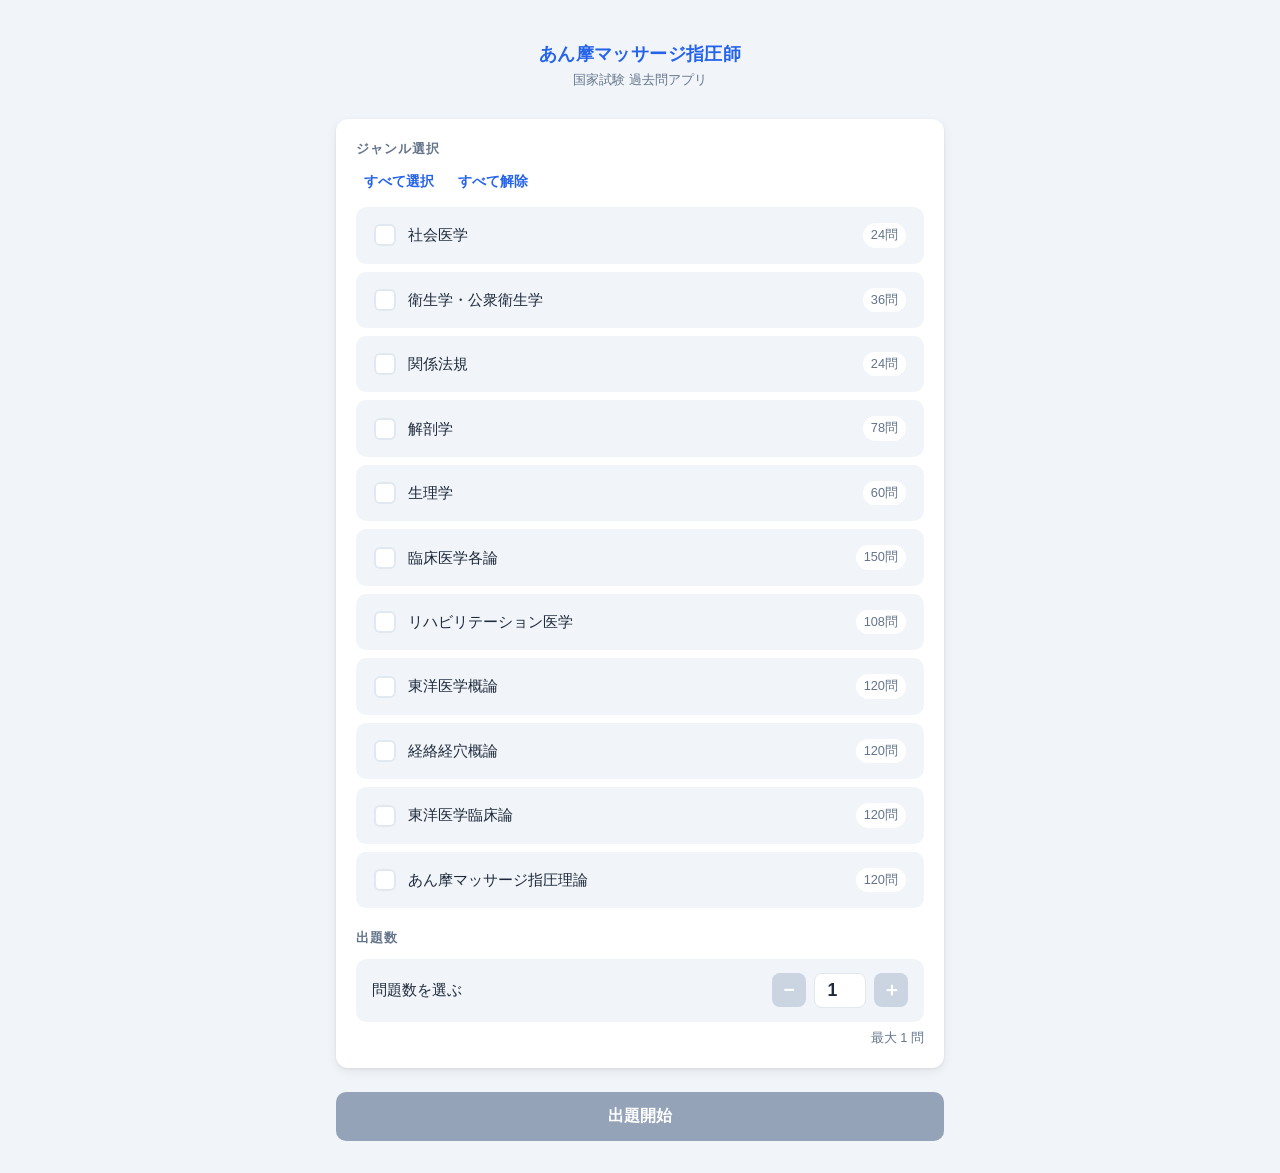
<file: index.html>
<!DOCTYPE html>
<html lang="ja">
<head>
  <meta charset="UTF-8">
  <meta name="viewport" content="width=device-width, initial-scale=1.0">
  <title>あん摩マッサージ指圧師 過去問</title>
  <link rel="stylesheet" href="css/style.css">
</head>
<body>
  <div class="page">

    <header class="app-header">
      <div class="app-title">あん摩マッサージ指圧師</div>
      <div class="app-subtitle">国家試験 過去問アプリ</div>
    </header>

    <!-- 苦手問題モードボタン（苦手問題がある時だけ表示） -->
    <div id="weakModeBtn" class="hidden mt-16">
      <button class="btn btn-outline" onclick="this.dispatchEvent(new Event('click',{bubbles:true}))">
        ⚡ 苦手問題を復習する
        （<span id="weakCount">0</span>問）
      </button>
    </div>

    <div class="card mt-20">
      <div class="section-label">ジャンル選択</div>

      <div class="genre-controls">
        <button class="btn-text" id="selectAll">すべて選択</button>
        <button class="btn-text" id="clearAll">すべて解除</button>
      </div>

      <div id="genreList" class="genre-list"></div>

      <div class="count-setting mt-20">
        <div class="section-label">出題数</div>
        <div class="count-row">
          <span class="count-label">問題数を選ぶ</span>
          <div class="count-input-wrap">
            <button class="count-btn" id="countMinus">−</button>
            <input type="number" id="questionCount" value="10" min="1">
            <button class="count-btn" id="countPlus">＋</button>
          </div>
        </div>
        <div class="count-max" id="countMax">最大 0 問</div>
      </div>
    </div>

    <div class="start-section">
      <button class="btn btn-primary" id="startBtn" disabled>
        出題開始
      </button>
    </div>

  </div>

  <script src="data/questions.js"></script>
  <script src="js/app.js"></script>
  <script src="js/genre.js"></script>
</body>
</html>
</file>
<file: css/style.css>
/* ===========================
   リセット・基本設定
   =========================== */
*, *::before, *::after {
  box-sizing: border-box;
  margin: 0;
  padding: 0;
}

:root {
  --primary: #2563EB;
  --primary-dark: #1D4ED8;
  --primary-light: #DBEAFE;
  --success: #16A34A;
  --success-light: #DCFCE7;
  --error: #DC2626;
  --error-light: #FEE2E2;
  --warning: #D97706;
  --warning-light: #FEF3C7;
  --bg: #F1F5F9;
  --card: #FFFFFF;
  --text: #1E293B;
  --text-muted: #64748B;
  --border: #E2E8F0;
  --radius: 12px;
  --shadow: 0 1px 3px rgba(0,0,0,0.08), 0 4px 12px rgba(0,0,0,0.06);
}

html {
  font-size: 16px;
  -webkit-text-size-adjust: 100%;
}

body {
  font-family: -apple-system, BlinkMacSystemFont, 'Hiragino Sans', 'Noto Sans JP', sans-serif;
  background: var(--bg);
  color: var(--text);
  line-height: 1.6;
  min-height: 100dvh;
}

/* ===========================
   共通レイアウト
   =========================== */
.page {
  max-width: 640px;
  margin: 0 auto;
  padding: 16px 16px 32px;
}

.card {
  background: var(--card);
  border-radius: var(--radius);
  padding: 20px;
  box-shadow: var(--shadow);
}

/* ===========================
   ヘッダー
   =========================== */
.app-header {
  text-align: center;
  padding: 24px 0 8px;
}

.app-title {
  font-size: 1.1rem;
  font-weight: 700;
  color: var(--primary);
  letter-spacing: 0.02em;
}

.app-subtitle {
  font-size: 0.8rem;
  color: var(--text-muted);
  margin-top: 2px;
}

/* ===========================
   ボタン
   =========================== */
.btn {
  display: flex;
  align-items: center;
  justify-content: center;
  gap: 6px;
  width: 100%;
  padding: 14px 20px;
  border: none;
  border-radius: 10px;
  font-size: 1rem;
  font-weight: 600;
  cursor: pointer;
  transition: all 0.15s ease;
  text-decoration: none;
  -webkit-tap-highlight-color: transparent;
}

.btn:active {
  transform: scale(0.97);
}

.btn-primary {
  background: var(--primary);
  color: #fff;
}

.btn-primary:hover {
  background: var(--primary-dark);
}

.btn-primary:disabled {
  background: #94A3B8;
  cursor: not-allowed;
  transform: none;
}

.btn-secondary {
  background: var(--bg);
  color: var(--text);
  border: 1.5px solid var(--border);
}

.btn-secondary:hover {
  background: var(--border);
}

.btn-success {
  background: var(--success);
  color: #fff;
}

.btn-outline {
  background: transparent;
  color: var(--primary);
  border: 1.5px solid var(--primary);
}

.btn-sm {
  padding: 10px 16px;
  font-size: 0.875rem;
}

/* ===========================
   ジャンル選択画面
   =========================== */
.section-label {
  font-size: 0.8rem;
  font-weight: 600;
  color: var(--text-muted);
  text-transform: uppercase;
  letter-spacing: 0.08em;
  margin-bottom: 10px;
}

.genre-controls {
  display: flex;
  gap: 8px;
  margin-bottom: 12px;
}

.btn-text {
  background: none;
  border: none;
  color: var(--primary);
  font-size: 0.85rem;
  font-weight: 600;
  cursor: pointer;
  padding: 4px 8px;
  border-radius: 6px;
}

.btn-text:hover {
  background: var(--primary-light);
}

.genre-list {
  display: flex;
  flex-direction: column;
  gap: 8px;
}

.genre-item {
  display: flex;
  align-items: center;
  gap: 12px;
  padding: 14px 16px;
  background: var(--bg);
  border-radius: 10px;
  cursor: pointer;
  border: 2px solid transparent;
  transition: all 0.15s;
  -webkit-tap-highlight-color: transparent;
}

.genre-item:active {
  transform: scale(0.98);
}

.genre-item.selected {
  background: var(--primary-light);
  border-color: var(--primary);
}

.genre-item input[type="checkbox"] {
  display: none;
}

.genre-checkbox {
  width: 22px;
  height: 22px;
  border: 2px solid var(--border);
  border-radius: 6px;
  flex-shrink: 0;
  display: flex;
  align-items: center;
  justify-content: center;
  background: white;
  transition: all 0.15s;
}

.genre-item.selected .genre-checkbox {
  background: var(--primary);
  border-color: var(--primary);
}

.genre-checkbox::after {
  content: '';
  display: none;
  width: 12px;
  height: 7px;
  border-left: 2.5px solid white;
  border-bottom: 2.5px solid white;
  transform: rotate(-45deg) translateY(-2px);
}

.genre-item.selected .genre-checkbox::after {
  display: block;
}

.genre-name {
  flex: 1;
  font-size: 0.95rem;
  font-weight: 500;
}

.genre-count {
  font-size: 0.8rem;
  color: var(--text-muted);
  background: var(--card);
  padding: 2px 8px;
  border-radius: 20px;
}

.genre-item.selected .genre-count {
  background: rgba(255,255,255,0.7);
  color: var(--primary);
  font-weight: 600;
}

/* 出題数設定 */
.count-setting {
  margin-top: 20px;
}

.count-row {
  display: flex;
  align-items: center;
  gap: 12px;
  padding: 14px 16px;
  background: var(--bg);
  border-radius: 10px;
}

.count-label {
  flex: 1;
  font-size: 0.95rem;
  font-weight: 500;
}

.count-input-wrap {
  display: flex;
  align-items: center;
  gap: 8px;
}

.count-btn {
  width: 34px;
  height: 34px;
  border: none;
  border-radius: 8px;
  background: var(--primary);
  color: white;
  font-size: 1.2rem;
  font-weight: 700;
  cursor: pointer;
  display: flex;
  align-items: center;
  justify-content: center;
  -webkit-tap-highlight-color: transparent;
}

.count-btn:active {
  transform: scale(0.93);
}

.count-btn:disabled {
  background: #CBD5E1;
}

#questionCount {
  width: 52px;
  text-align: center;
  font-size: 1.1rem;
  font-weight: 700;
  border: 1.5px solid var(--border);
  border-radius: 8px;
  padding: 6px 4px;
  background: white;
  color: var(--text);
}

.count-max {
  font-size: 0.8rem;
  color: var(--text-muted);
  margin-top: 6px;
  text-align: right;
}

.start-section {
  margin-top: 24px;
}

/* ===========================
   進捗バー
   =========================== */
.quiz-header {
  margin-bottom: 16px;
}

.progress-info {
  display: flex;
  justify-content: space-between;
  align-items: center;
  margin-bottom: 8px;
}

.progress-text {
  font-size: 0.85rem;
  color: var(--text-muted);
  font-weight: 500;
}

.progress-score {
  font-size: 0.85rem;
  color: var(--success);
  font-weight: 600;
}

.progress-bar {
  height: 6px;
  background: var(--border);
  border-radius: 99px;
  overflow: hidden;
}

.progress-fill {
  height: 100%;
  background: var(--primary);
  border-radius: 99px;
  transition: width 0.3s ease;
}

/* ===========================
   クイズ画面
   =========================== */
.genre-tag {
  display: inline-block;
  font-size: 0.75rem;
  font-weight: 600;
  color: var(--primary);
  background: var(--primary-light);
  padding: 3px 10px;
  border-radius: 20px;
  margin-bottom: 12px;
}

.exam-tag {
  display: inline-block;
  font-size: 0.72rem;
  color: var(--text-muted);
  background: var(--bg);
  padding: 2px 8px;
  border-radius: 20px;
  margin-left: 6px;
}

.question-text {
  font-size: 1rem;
  font-weight: 500;
  line-height: 1.7;
  margin-bottom: 20px;
  color: var(--text);
}

/* 症例文（「 」で囲まれた部分）のスタイル */
.case-text {
  background: var(--bg);
  border-left: 3px solid var(--primary);
  padding: 10px 14px;
  border-radius: 0 8px 8px 0;
  margin: 8px 0 16px;
  font-size: 0.9rem;
  line-height: 1.8;
  color: var(--text);
}

.choices-list {
  display: flex;
  flex-direction: column;
  gap: 10px;
  margin-bottom: 20px;
}

.choice-btn {
  display: flex;
  align-items: flex-start;
  gap: 12px;
  padding: 14px 16px;
  background: var(--bg);
  border: 2px solid transparent;
  border-radius: 10px;
  cursor: pointer;
  text-align: left;
  font-size: 0.95rem;
  font-weight: 400;
  color: var(--text);
  transition: all 0.15s;
  line-height: 1.5;
  width: 100%;
  -webkit-tap-highlight-color: transparent;
}

.choice-btn:hover:not(:disabled) {
  border-color: var(--primary);
  background: var(--primary-light);
}

.choice-btn:active:not(:disabled) {
  transform: scale(0.98);
}

.choice-btn:disabled {
  cursor: default;
}

.choice-num {
  display: flex;
  align-items: center;
  justify-content: center;
  width: 26px;
  height: 26px;
  border-radius: 50%;
  background: var(--border);
  font-size: 0.82rem;
  font-weight: 700;
  color: var(--text-muted);
  flex-shrink: 0;
  transition: all 0.15s;
  margin-top: 1px;
}

.choice-btn.correct {
  background: var(--success-light);
  border-color: var(--success);
}

.choice-btn.correct .choice-num {
  background: var(--success);
  color: white;
}

.choice-btn.wrong {
  background: var(--error-light);
  border-color: var(--error);
}

.choice-btn.wrong .choice-num {
  background: var(--error);
  color: white;
}

.choice-btn.highlight-correct {
  background: var(--success-light);
  border-color: var(--success);
}

.choice-btn.highlight-correct .choice-num {
  background: var(--success);
  color: white;
}

/* フィードバック */
.feedback {
  padding: 14px 16px;
  border-radius: 10px;
  margin-bottom: 16px;
  display: none;
}

.feedback.show {
  display: block;
  animation: fadeIn 0.2s ease;
}

.feedback.correct-feedback {
  background: var(--success-light);
  border-left: 4px solid var(--success);
}

.feedback.wrong-feedback {
  background: var(--error-light);
  border-left: 4px solid var(--error);
}

.feedback-title {
  font-size: 1rem;
  font-weight: 700;
  margin-bottom: 4px;
}

.feedback.correct-feedback .feedback-title {
  color: var(--success);
}

.feedback.wrong-feedback .feedback-title {
  color: var(--error);
}

.feedback-explanation {
  font-size: 0.875rem;
  color: var(--text);
  line-height: 1.6;
  margin-top: 6px;
}

.next-btn-wrap {
  display: none;
}

.next-btn-wrap.show {
  display: block;
}

/* ===========================
   結果画面
   =========================== */
.result-header {
  text-align: center;
  padding: 8px 0 4px;
}

.result-score-circle {
  width: 120px;
  height: 120px;
  border-radius: 50%;
  background: conic-gradient(var(--primary) 0%, var(--primary) var(--pct, 0%), var(--border) var(--pct, 0%));
  display: flex;
  align-items: center;
  justify-content: center;
  margin: 0 auto 16px;
  position: relative;
}

.result-score-circle::before {
  content: '';
  position: absolute;
  width: 92px;
  height: 92px;
  border-radius: 50%;
  background: white;
}

.score-inner {
  position: relative;
  text-align: center;
}

.score-pct {
  font-size: 1.6rem;
  font-weight: 800;
  color: var(--primary);
  line-height: 1;
}

.score-label {
  font-size: 0.72rem;
  color: var(--text-muted);
}

.score-detail {
  font-size: 1rem;
  color: var(--text-muted);
  margin-bottom: 4px;
}

.score-detail strong {
  color: var(--text);
  font-size: 1.3rem;
  font-weight: 700;
}

.result-grade {
  display: inline-block;
  font-size: 0.85rem;
  font-weight: 700;
  padding: 4px 16px;
  border-radius: 20px;
  margin-bottom: 20px;
}

.grade-s { background: #FEF9C3; color: #92400E; }
.grade-a { background: var(--success-light); color: var(--success); }
.grade-b { background: var(--primary-light); color: var(--primary); }
.grade-c { background: var(--warning-light); color: var(--warning); }
.grade-d { background: var(--error-light); color: var(--error); }

/* ジャンル別成績 */
.genre-results {
  margin-top: 4px;
}

.genre-result-row {
  margin-bottom: 14px;
}

.genre-result-label {
  display: flex;
  justify-content: space-between;
  font-size: 0.85rem;
  margin-bottom: 4px;
}

.genre-result-name {
  font-weight: 500;
  color: var(--text);
}

.genre-result-score {
  color: var(--text-muted);
  font-size: 0.8rem;
}

.genre-bar {
  height: 8px;
  background: var(--border);
  border-radius: 99px;
  overflow: hidden;
}

.genre-bar-fill {
  height: 100%;
  border-radius: 99px;
  transition: width 0.6s ease;
}

.bar-good { background: var(--success); }
.bar-mid  { background: var(--warning); }
.bar-bad  { background: var(--error); }

/* 間違えた問題一覧 */
.wrong-list {
  display: flex;
  flex-direction: column;
  gap: 12px;
}

.wrong-item {
  padding: 14px 16px;
  background: var(--bg);
  border-radius: 10px;
  border-left: 3px solid var(--error);
}

.wrong-item-header {
  display: flex;
  align-items: center;
  gap: 8px;
  margin-bottom: 8px;
}

.wrong-q-num {
  font-size: 0.78rem;
  font-weight: 700;
  color: var(--text-muted);
}

.wrong-genre-tag {
  font-size: 0.72rem;
  color: var(--primary);
  background: var(--primary-light);
  padding: 2px 8px;
  border-radius: 20px;
  font-weight: 600;
}

.wrong-q-text {
  font-size: 0.9rem;
  font-weight: 500;
  line-height: 1.5;
  margin-bottom: 8px;
}

.wrong-answers {
  display: flex;
  flex-direction: column;
  gap: 4px;
}

.wrong-ans-row {
  font-size: 0.82rem;
  display: flex;
  align-items: flex-start;
  gap: 6px;
}

.wrong-ans-label {
  flex-shrink: 0;
  font-weight: 600;
  min-width: 42px;
}

.wrong-ans-label.my-ans { color: var(--error); }
.wrong-ans-label.correct-ans { color: var(--success); }

/* アクションボタンエリア */
.action-buttons {
  display: flex;
  flex-direction: column;
  gap: 10px;
  margin-top: 4px;
}

/* セクションタイトル */
.section-title {
  font-size: 0.95rem;
  font-weight: 700;
  color: var(--text);
  margin-bottom: 14px;
  padding-bottom: 8px;
  border-bottom: 2px solid var(--border);
}

/* スペーシング */
.mt-16 { margin-top: 16px; }
.mt-20 { margin-top: 20px; }
.mt-24 { margin-top: 24px; }
.gap-12 { gap: 12px; }

/* ===========================
   アニメーション
   =========================== */
@keyframes fadeIn {
  from { opacity: 0; transform: translateY(4px); }
  to   { opacity: 1; transform: translateY(0); }
}

.fade-in {
  animation: fadeIn 0.25s ease;
}

/* ===========================
   ユーティリティ
   =========================== */
.text-center { text-align: center; }
.text-muted  { color: var(--text-muted); }
.font-bold   { font-weight: 700; }
.hidden      { display: none !important; }
</file>
<file: あんまアプリ/quiz-app/css/style.css>
/* ===========================
   リセット・基本設定
   =========================== */
*, *::before, *::after {
  box-sizing: border-box;
  margin: 0;
  padding: 0;
}

:root {
  --primary: #2563EB;
  --primary-dark: #1D4ED8;
  --primary-light: #DBEAFE;
  --success: #16A34A;
  --success-light: #DCFCE7;
  --error: #DC2626;
  --error-light: #FEE2E2;
  --warning: #D97706;
  --warning-light: #FEF3C7;
  --bg: #F1F5F9;
  --card: #FFFFFF;
  --text: #1E293B;
  --text-muted: #64748B;
  --border: #E2E8F0;
  --radius: 12px;
  --shadow: 0 1px 3px rgba(0,0,0,0.08), 0 4px 12px rgba(0,0,0,0.06);
}

html {
  font-size: 16px;
  -webkit-text-size-adjust: 100%;
}

body {
  font-family: -apple-system, BlinkMacSystemFont, 'Hiragino Sans', 'Noto Sans JP', sans-serif;
  background: var(--bg);
  color: var(--text);
  line-height: 1.6;
  min-height: 100dvh;
}

/* ===========================
   共通レイアウト
   =========================== */
.page {
  max-width: 640px;
  margin: 0 auto;
  padding: 16px 16px 32px;
}

.card {
  background: var(--card);
  border-radius: var(--radius);
  padding: 20px;
  box-shadow: var(--shadow);
}

/* ===========================
   ヘッダー
   =========================== */
.app-header {
  text-align: center;
  padding: 24px 0 8px;
}

.app-title {
  font-size: 1.1rem;
  font-weight: 700;
  color: var(--primary);
  letter-spacing: 0.02em;
}

.app-subtitle {
  font-size: 0.8rem;
  color: var(--text-muted);
  margin-top: 2px;
}

/* ===========================
   ボタン
   =========================== */
.btn {
  display: flex;
  align-items: center;
  justify-content: center;
  gap: 6px;
  width: 100%;
  padding: 14px 20px;
  border: none;
  border-radius: 10px;
  font-size: 1rem;
  font-weight: 600;
  cursor: pointer;
  transition: all 0.15s ease;
  text-decoration: none;
  -webkit-tap-highlight-color: transparent;
}

.btn:active {
  transform: scale(0.97);
}

.btn-primary {
  background: var(--primary);
  color: #fff;
}

.btn-primary:hover {
  background: var(--primary-dark);
}

.btn-primary:disabled {
  background: #94A3B8;
  cursor: not-allowed;
  transform: none;
}

.btn-secondary {
  background: var(--bg);
  color: var(--text);
  border: 1.5px solid var(--border);
}

.btn-secondary:hover {
  background: var(--border);
}

.btn-success {
  background: var(--success);
  color: #fff;
}

.btn-outline {
  background: transparent;
  color: var(--primary);
  border: 1.5px solid var(--primary);
}

.btn-sm {
  padding: 10px 16px;
  font-size: 0.875rem;
}

/* ===========================
   ジャンル選択画面
   =========================== */
.section-label {
  font-size: 0.8rem;
  font-weight: 600;
  color: var(--text-muted);
  text-transform: uppercase;
  letter-spacing: 0.08em;
  margin-bottom: 10px;
}

.genre-controls {
  display: flex;
  gap: 8px;
  margin-bottom: 12px;
}

.btn-text {
  background: none;
  border: none;
  color: var(--primary);
  font-size: 0.85rem;
  font-weight: 600;
  cursor: pointer;
  padding: 4px 8px;
  border-radius: 6px;
}

.btn-text:hover {
  background: var(--primary-light);
}

.genre-list {
  display: flex;
  flex-direction: column;
  gap: 8px;
}

.genre-item {
  display: flex;
  align-items: center;
  gap: 12px;
  padding: 14px 16px;
  background: var(--bg);
  border-radius: 10px;
  cursor: pointer;
  border: 2px solid transparent;
  transition: all 0.15s;
  -webkit-tap-highlight-color: transparent;
}

.genre-item:active {
  transform: scale(0.98);
}

.genre-item.selected {
  background: var(--primary-light);
  border-color: var(--primary);
}

.genre-item input[type="checkbox"] {
  display: none;
}

.genre-checkbox {
  width: 22px;
  height: 22px;
  border: 2px solid var(--border);
  border-radius: 6px;
  flex-shrink: 0;
  display: flex;
  align-items: center;
  justify-content: center;
  background: white;
  transition: all 0.15s;
}

.genre-item.selected .genre-checkbox {
  background: var(--primary);
  border-color: var(--primary);
}

.genre-checkbox::after {
  content: '';
  display: none;
  width: 12px;
  height: 7px;
  border-left: 2.5px solid white;
  border-bottom: 2.5px solid white;
  transform: rotate(-45deg) translateY(-2px);
}

.genre-item.selected .genre-checkbox::after {
  display: block;
}

.genre-name {
  flex: 1;
  font-size: 0.95rem;
  font-weight: 500;
}

.genre-count {
  font-size: 0.8rem;
  color: var(--text-muted);
  background: var(--card);
  padding: 2px 8px;
  border-radius: 20px;
}

.genre-item.selected .genre-count {
  background: rgba(255,255,255,0.7);
  color: var(--primary);
  font-weight: 600;
}

/* 出題数設定 */
.count-setting {
  margin-top: 20px;
}

.count-row {
  display: flex;
  align-items: center;
  gap: 12px;
  padding: 14px 16px;
  background: var(--bg);
  border-radius: 10px;
}

.count-label {
  flex: 1;
  font-size: 0.95rem;
  font-weight: 500;
}

.count-input-wrap {
  display: flex;
  align-items: center;
  gap: 8px;
}

.count-btn {
  width: 34px;
  height: 34px;
  border: none;
  border-radius: 8px;
  background: var(--primary);
  color: white;
  font-size: 1.2rem;
  font-weight: 700;
  cursor: pointer;
  display: flex;
  align-items: center;
  justify-content: center;
  -webkit-tap-highlight-color: transparent;
}

.count-btn:active {
  transform: scale(0.93);
}

.count-btn:disabled {
  background: #CBD5E1;
}

#questionCount {
  width: 52px;
  text-align: center;
  font-size: 1.1rem;
  font-weight: 700;
  border: 1.5px solid var(--border);
  border-radius: 8px;
  padding: 6px 4px;
  background: white;
  color: var(--text);
}

.count-max {
  font-size: 0.8rem;
  color: var(--text-muted);
  margin-top: 6px;
  text-align: right;
}

.start-section {
  margin-top: 24px;
}

/* ===========================
   進捗バー
   =========================== */
.quiz-header {
  margin-bottom: 16px;
}

.progress-info {
  display: flex;
  justify-content: space-between;
  align-items: center;
  margin-bottom: 8px;
}

.progress-text {
  font-size: 0.85rem;
  color: var(--text-muted);
  font-weight: 500;
}

.progress-score {
  font-size: 0.85rem;
  color: var(--success);
  font-weight: 600;
}

.progress-bar {
  height: 6px;
  background: var(--border);
  border-radius: 99px;
  overflow: hidden;
}

.progress-fill {
  height: 100%;
  background: var(--primary);
  border-radius: 99px;
  transition: width 0.3s ease;
}

/* ===========================
   クイズ画面
   =========================== */
.genre-tag {
  display: inline-block;
  font-size: 0.75rem;
  font-weight: 600;
  color: var(--primary);
  background: var(--primary-light);
  padding: 3px 10px;
  border-radius: 20px;
  margin-bottom: 12px;
}

.exam-tag {
  display: inline-block;
  font-size: 0.72rem;
  color: var(--text-muted);
  background: var(--bg);
  padding: 2px 8px;
  border-radius: 20px;
  margin-left: 6px;
}

.question-text {
  font-size: 1rem;
  font-weight: 500;
  line-height: 1.7;
  margin-bottom: 20px;
  color: var(--text);
}

/* 症例文（「 」で囲まれた部分）のスタイル */
.case-text {
  background: var(--bg);
  border-left: 3px solid var(--primary);
  padding: 10px 14px;
  border-radius: 0 8px 8px 0;
  margin: 8px 0 16px;
  font-size: 0.9rem;
  line-height: 1.8;
  color: var(--text);
}

.choices-list {
  display: flex;
  flex-direction: column;
  gap: 10px;
  margin-bottom: 20px;
}

.choice-btn {
  display: flex;
  align-items: flex-start;
  gap: 12px;
  padding: 14px 16px;
  background: var(--bg);
  border: 2px solid transparent;
  border-radius: 10px;
  cursor: pointer;
  text-align: left;
  font-size: 0.95rem;
  font-weight: 400;
  color: var(--text);
  transition: all 0.15s;
  line-height: 1.5;
  width: 100%;
  -webkit-tap-highlight-color: transparent;
}

.choice-btn:hover:not(:disabled) {
  border-color: var(--primary);
  background: var(--primary-light);
}

.choice-btn:active:not(:disabled) {
  transform: scale(0.98);
}

.choice-btn:disabled {
  cursor: default;
}

.choice-num {
  display: flex;
  align-items: center;
  justify-content: center;
  width: 26px;
  height: 26px;
  border-radius: 50%;
  background: var(--border);
  font-size: 0.82rem;
  font-weight: 700;
  color: var(--text-muted);
  flex-shrink: 0;
  transition: all 0.15s;
  margin-top: 1px;
}

.choice-btn.correct {
  background: var(--success-light);
  border-color: var(--success);
}

.choice-btn.correct .choice-num {
  background: var(--success);
  color: white;
}

.choice-btn.wrong {
  background: var(--error-light);
  border-color: var(--error);
}

.choice-btn.wrong .choice-num {
  background: var(--error);
  color: white;
}

.choice-btn.highlight-correct {
  background: var(--success-light);
  border-color: var(--success);
}

.choice-btn.highlight-correct .choice-num {
  background: var(--success);
  color: white;
}

/* フィードバック */
.feedback {
  padding: 14px 16px;
  border-radius: 10px;
  margin-bottom: 16px;
  display: none;
}

.feedback.show {
  display: block;
  animation: fadeIn 0.2s ease;
}

.feedback.correct-feedback {
  background: var(--success-light);
  border-left: 4px solid var(--success);
}

.feedback.wrong-feedback {
  background: var(--error-light);
  border-left: 4px solid var(--error);
}

.feedback-title {
  font-size: 1rem;
  font-weight: 700;
  margin-bottom: 4px;
}

.feedback.correct-feedback .feedback-title {
  color: var(--success);
}

.feedback.wrong-feedback .feedback-title {
  color: var(--error);
}

.feedback-explanation {
  font-size: 0.875rem;
  color: var(--text);
  line-height: 1.6;
  margin-top: 6px;
}

.choice-explanations {
  margin-top: 10px;
  display: flex;
  flex-direction: column;
  gap: 6px;
}

.choice-explanation-item {
  font-size: 0.85rem;
  line-height: 1.6;
  padding: 6px 10px;
  border-radius: 6px;
}

.choice-explanation-item.correct {
  background: #e8f5e9;
  color: #2e7d32;
  border-left: 3px solid #4caf50;
}

.choice-explanation-item.wrong {
  background: #f5f5f5;
  color: #555;
  border-left: 3px solid #bdbdbd;
}

.point-box {
  font-size: 0.85rem;
  line-height: 1.6;
  background: #fffde7;
  border-left: 3px solid #fdd835;
  border-radius: 6px;
  padding: 8px 12px;
  margin-top: 10px;
  color: var(--text);
}

.point-label {
  display: block;
  font-weight: 700;
  font-size: 0.8rem;
  color: #f9a825;
  margin-bottom: 4px;
}

.ai-disclaimer {
  display: none;
  font-size: 0.75rem;
  color: var(--text-muted);
  background: var(--bg);
  border-radius: 8px;
  padding: 8px 12px;
  margin-bottom: 14px;
  line-height: 1.5;
}

.feedback.show ~ .ai-disclaimer {
  display: block;
}

.next-btn-wrap {
  display: none;
}

.next-btn-wrap.show {
  display: block;
}

/* ===========================
   結果画面
   =========================== */
.result-header {
  text-align: center;
  padding: 8px 0 4px;
}

.result-score-circle {
  width: 120px;
  height: 120px;
  border-radius: 50%;
  background: conic-gradient(var(--primary) 0%, var(--primary) var(--pct, 0%), var(--border) var(--pct, 0%));
  display: flex;
  align-items: center;
  justify-content: center;
  margin: 0 auto 16px;
  position: relative;
}

.result-score-circle::before {
  content: '';
  position: absolute;
  width: 92px;
  height: 92px;
  border-radius: 50%;
  background: white;
}

.score-inner {
  position: relative;
  text-align: center;
}

.score-pct {
  font-size: 1.6rem;
  font-weight: 800;
  color: var(--primary);
  line-height: 1;
}

.score-label {
  font-size: 0.72rem;
  color: var(--text-muted);
}

.score-detail {
  font-size: 1rem;
  color: var(--text-muted);
  margin-bottom: 4px;
}

.score-detail strong {
  color: var(--text);
  font-size: 1.3rem;
  font-weight: 700;
}

.result-grade {
  display: inline-block;
  font-size: 0.85rem;
  font-weight: 700;
  padding: 4px 16px;
  border-radius: 20px;
  margin-bottom: 20px;
}

.grade-s { background: #FEF9C3; color: #92400E; }
.grade-a { background: var(--success-light); color: var(--success); }
.grade-b { background: var(--primary-light); color: var(--primary); }
.grade-c { background: var(--warning-light); color: var(--warning); }
.grade-d { background: var(--error-light); color: var(--error); }

/* ジャンル別成績 */
.genre-results {
  margin-top: 4px;
}

.genre-result-row {
  margin-bottom: 14px;
}

.genre-result-label {
  display: flex;
  justify-content: space-between;
  font-size: 0.85rem;
  margin-bottom: 4px;
}

.genre-result-name {
  font-weight: 500;
  color: var(--text);
}

.genre-result-score {
  color: var(--text-muted);
  font-size: 0.8rem;
}

.genre-bar {
  height: 8px;
  background: var(--border);
  border-radius: 99px;
  overflow: hidden;
}

.genre-bar-fill {
  height: 100%;
  border-radius: 99px;
  transition: width 0.6s ease;
}

.bar-good { background: var(--success); }
.bar-mid  { background: var(--warning); }
.bar-bad  { background: var(--error); }

/* 間違えた問題一覧 */
.wrong-list {
  display: flex;
  flex-direction: column;
  gap: 12px;
}

.wrong-item {
  padding: 14px 16px;
  background: var(--bg);
  border-radius: 10px;
  border-left: 3px solid var(--error);
}

.wrong-item-header {
  display: flex;
  align-items: center;
  gap: 8px;
  margin-bottom: 8px;
}

.wrong-q-num {
  font-size: 0.78rem;
  font-weight: 700;
  color: var(--text-muted);
}

.wrong-genre-tag {
  font-size: 0.72rem;
  color: var(--primary);
  background: var(--primary-light);
  padding: 2px 8px;
  border-radius: 20px;
  font-weight: 600;
}

.wrong-q-text {
  font-size: 0.9rem;
  font-weight: 500;
  line-height: 1.5;
  margin-bottom: 8px;
}

.wrong-answers {
  display: flex;
  flex-direction: column;
  gap: 4px;
}

.wrong-ans-row {
  font-size: 0.82rem;
  display: flex;
  align-items: flex-start;
  gap: 6px;
}

.wrong-ans-label {
  flex-shrink: 0;
  font-weight: 600;
  min-width: 42px;
}

.wrong-ans-label.my-ans { color: var(--error); }
.wrong-ans-label.correct-ans { color: var(--success); }

/* アクションボタンエリア */
.action-buttons {
  display: flex;
  flex-direction: column;
  gap: 10px;
  margin-top: 4px;
}

/* セクションタイトル */
.section-title {
  font-size: 0.95rem;
  font-weight: 700;
  color: var(--text);
  margin-bottom: 14px;
  padding-bottom: 8px;
  border-bottom: 2px solid var(--border);
}

/* スペーシング */
.mt-16 { margin-top: 16px; }
.mt-20 { margin-top: 20px; }
.mt-24 { margin-top: 24px; }
.gap-12 { gap: 12px; }

/* ===========================
   アニメーション
   =========================== */
@keyframes fadeIn {
  from { opacity: 0; transform: translateY(4px); }
  to   { opacity: 1; transform: translateY(0); }
}

.fade-in {
  animation: fadeIn 0.25s ease;
}

/* ===========================
   ユーティリティ
   =========================== */
.text-center { text-align: center; }
.text-muted  { color: var(--text-muted); }
.font-bold   { font-weight: 700; }
.hidden      { display: none !important; }
</file>
